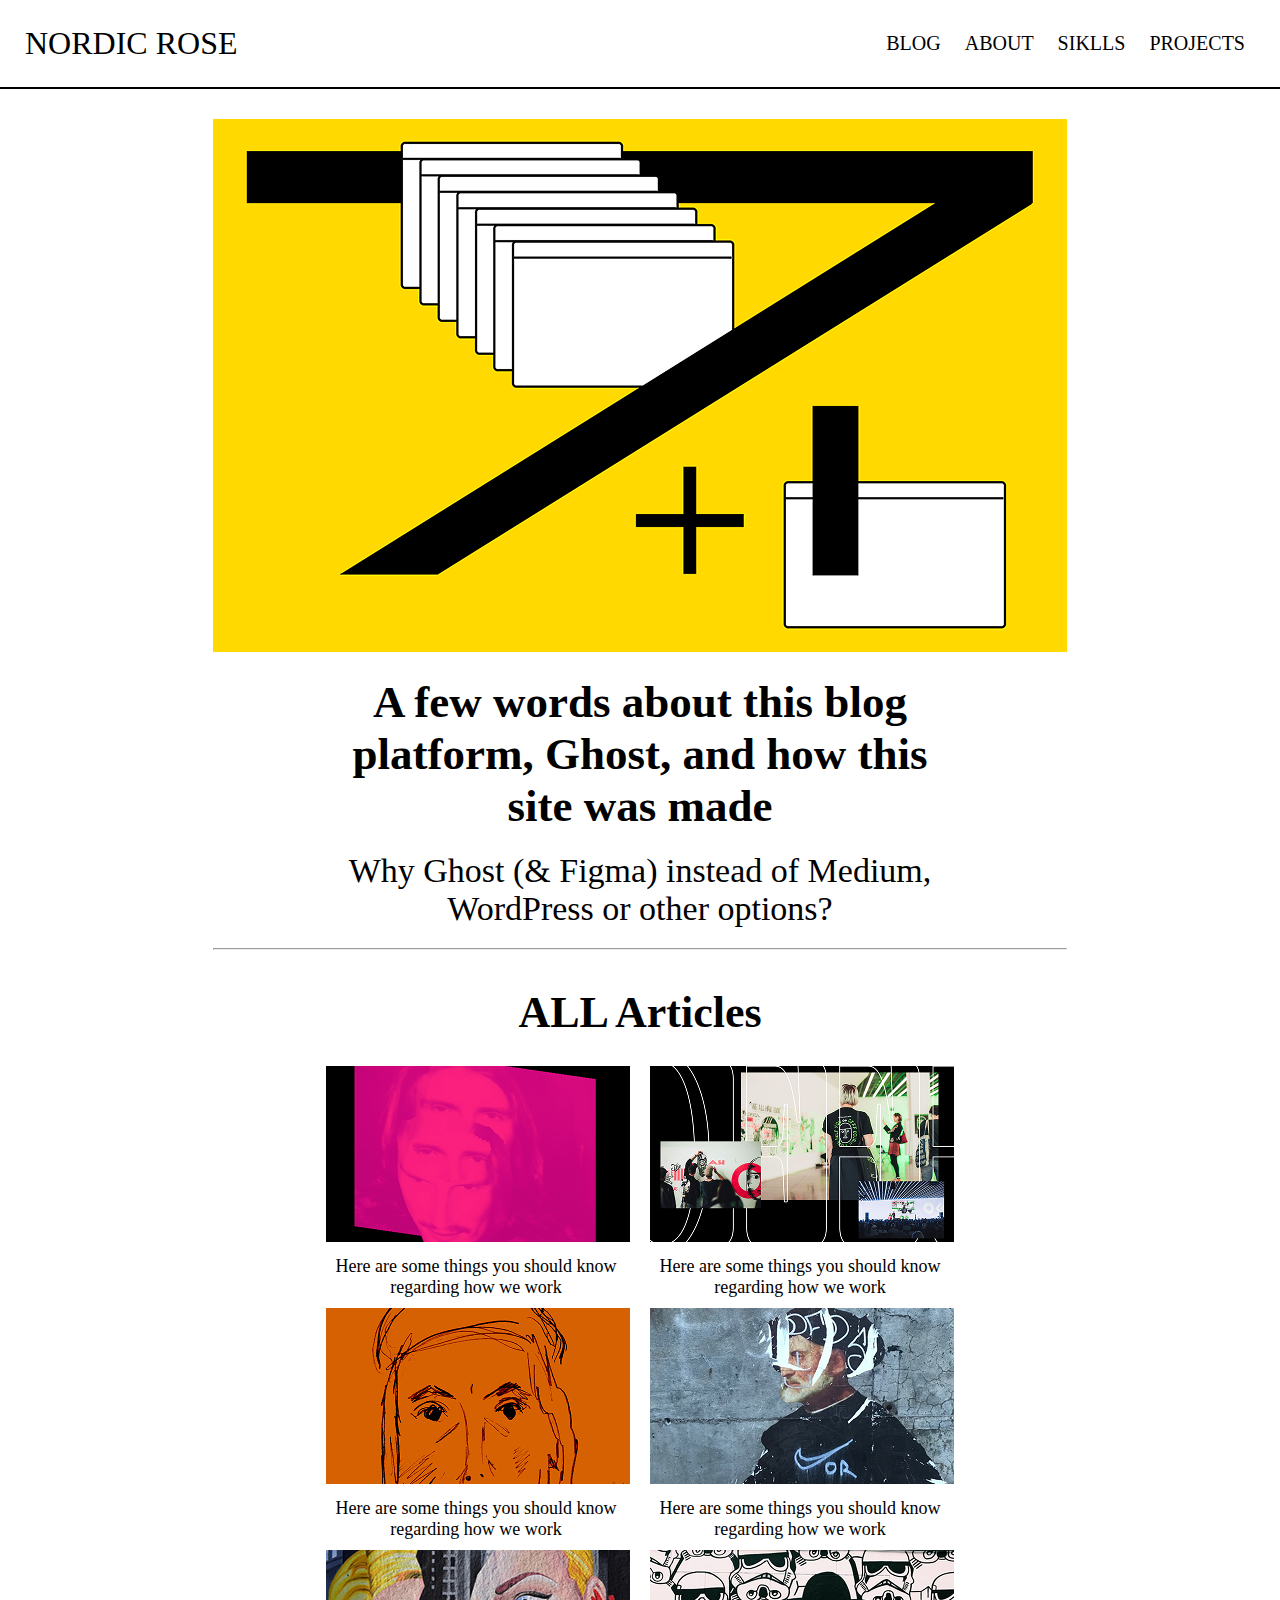
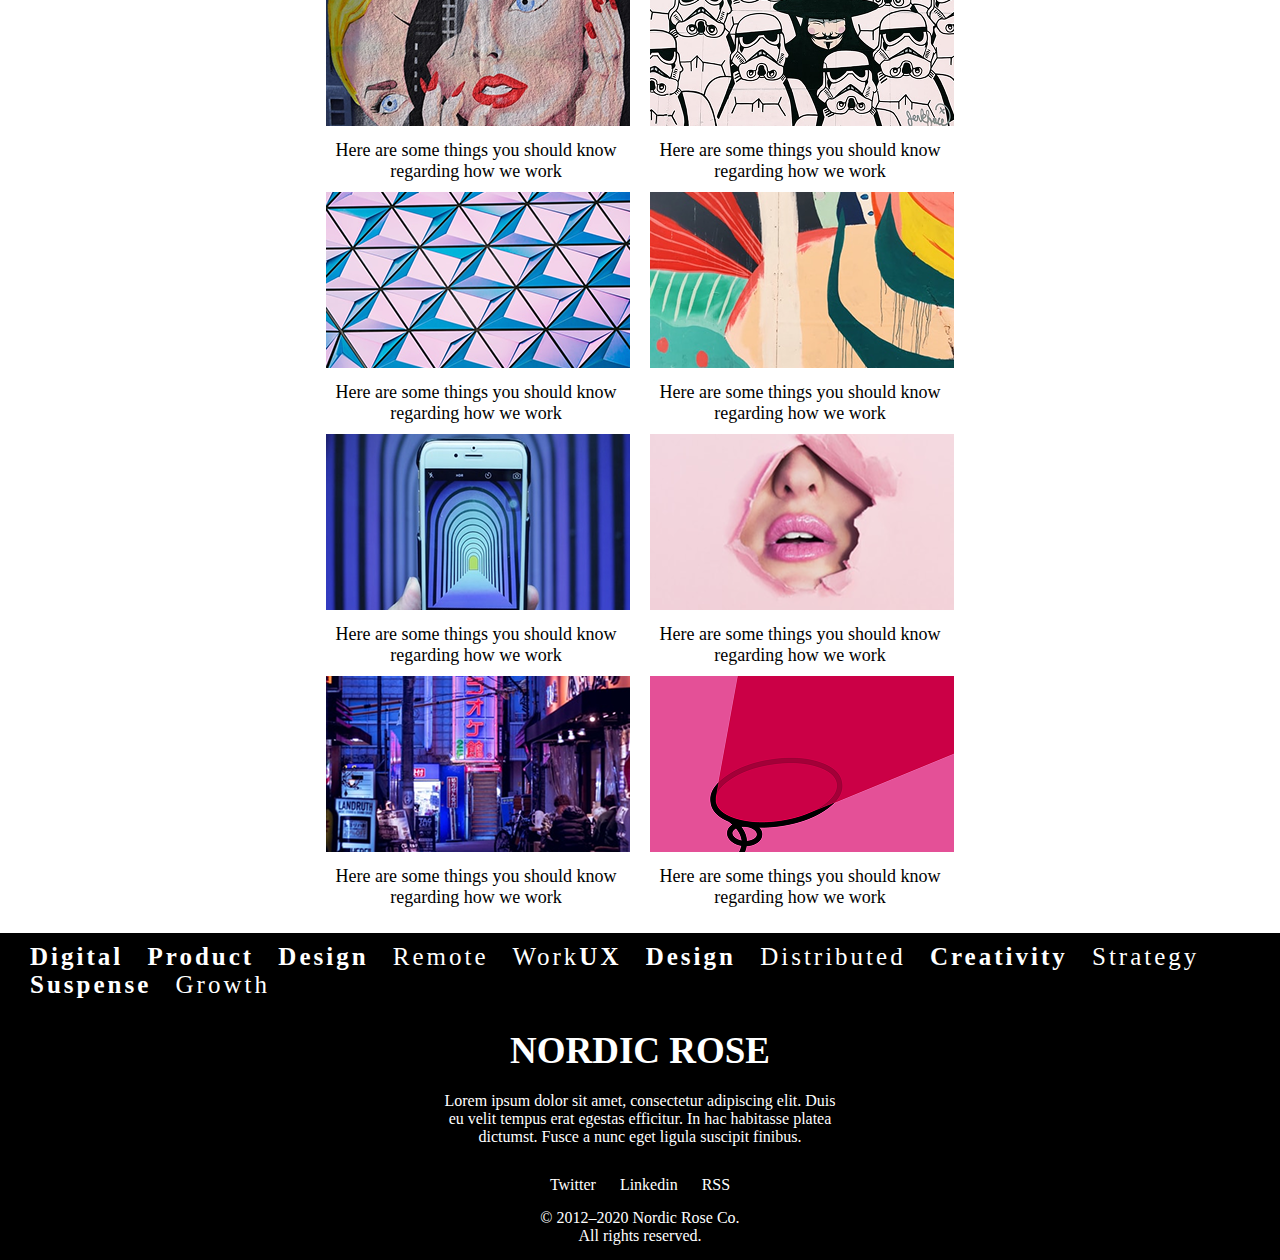
<file: index.html>
<!DOCTYPE html>
<html lang="en">

<head>
    <meta charset="UTF-8">
    <meta name="viewport" content="width=device-width, initial-scale=1.0">
    <title>Document</title>
    <link rel="stylesheet" href="style.css">

</head>

<body>
    <!-- HEADER START-> -->
    <header>
        <div class="logo">
            <a href="./index.html">NORDIC ROSE</a>

        </div>
        <nav class="navbar">
            <ul>
                <li><a href="./blog.html">Blog</a></li>
                <li><a href="">About</a></li>
                <li><a href="">Siklls</a></li>
                <li><a href="">Projects</a></li>
            </ul>
        </nav>
    </header>
    <!-- HEADER END -->

    <!-- SECTION START -->
    <section class="img-section">
        <div>
            <img src="./image/image 2.png" alt="">
            <h3>A few words about this blog <br>platform, Ghost, and how this <br> site was made</h3>
            <p>Why Ghost (& Figma) instead of Medium, <br> WordPress or other options?</p>
            <hr>
        </div>
    </section>
    <!-- SECTION END -->

    <!-- /* SECTION START-2  */ -->
    <section class="section-2">
        <h2>ALL Articles </h2>
        <div class="card-wrapper">
            <div class="card-grid">
                <div>
                    <img src="./image/Img-1.png" alt="">
                    <p>Here are some things you should know regarding how we work </p>
                </div>
                <div>
                    <img src="./image/Img-2.png" alt="">
                    <p>Here are some things you should know regarding how we work </p>
                </div>
            </div>
            <div class="card-grid">
                <div>
                    <img src="./image/Img-3.png" alt="">
                    <p>Here are some things you should know regarding how we work </p>
                </div>
                <div>
                    <img src="./image/Img-4.png" alt="">
                    <p>Here are some things you should know regarding how we work </p>
                </div>
            </div>
            <div class="card-grid">
                <div>
                    <img src="./image/Img-5.png" alt="">
                    <p>Here are some things you should know regarding how we work </p>
                </div>
                <div>
                    <img src="./image/Img-6.png" alt="">
                    <p>Here are some things you should know regarding how we work </p>
                </div>
            </div>
            <div class="card-grid">
                <div>
                    <img src="./image/Img-7.png" alt="">
                    <p>Here are some things you should know regarding how we work </p>
                </div>
                <div>
                    <img src="./image/Img-8.png" alt="">
                    <p>Here are some things you should know regarding how we work </p>
                </div>
            </div>
            <div class="card-grid">
                <div>
                    <img src="./image/Img-9.png" alt="">
                    <p>Here are some things you should know regarding how we work </p>
                </div>
                <div>
                    <img src="./image/Img-10.png" alt="">
                    <p>Here are some things you should know regarding how we work </p>
                </div>
            </div>
            <div class="card-grid">
                <div>
                    <img src="./image/Img-11.png" alt="">
                    <p>Here are some things you should know regarding how we work </p>
                </div>
                <div>
                    <img src="./image/Img-12.png" alt="">
                    <p>Here are some things you should know regarding how we work </p>
                </div>
            </div>

    </section>
    <!-- /* SECTION END-2  */ -->
    <!-- /* Footer START-  */ -->
    <footer>
        <div class=" Footer-first-line">
            <div>Digital Product Design <span>Remote Work</span>UX Design <span> Distributed</span> Creativity <span>Strategy </span> Suspense<span> Growth</span></div>
        </div>
        <div class="Footer-content">
            <h2>NORDIC ROSE</h2>
            <p>Lorem ipsum dolor sit amet, consectetur adipiscing elit. Duis eu velit tempus erat egestas efficitur. In
                hac habitasse platea dictumst. Fusce a nunc eget ligula suscipit finibus.</p>
            <ul>
                <li><a href="">Twitter</a></li>
                <li><a href=""></a>Linkedin</li>
                <li><a href=""></a>RSS</li>
            </ul>
        </div>
        <div class="Footer-last-line">
            <p> © 2012–2020 Nordic Rose Co. <br>
                All rights reserved.</p>
        </div>

    </footer>
    <!-- /* Footer END-  */ -->
</body>

</html>
</file>
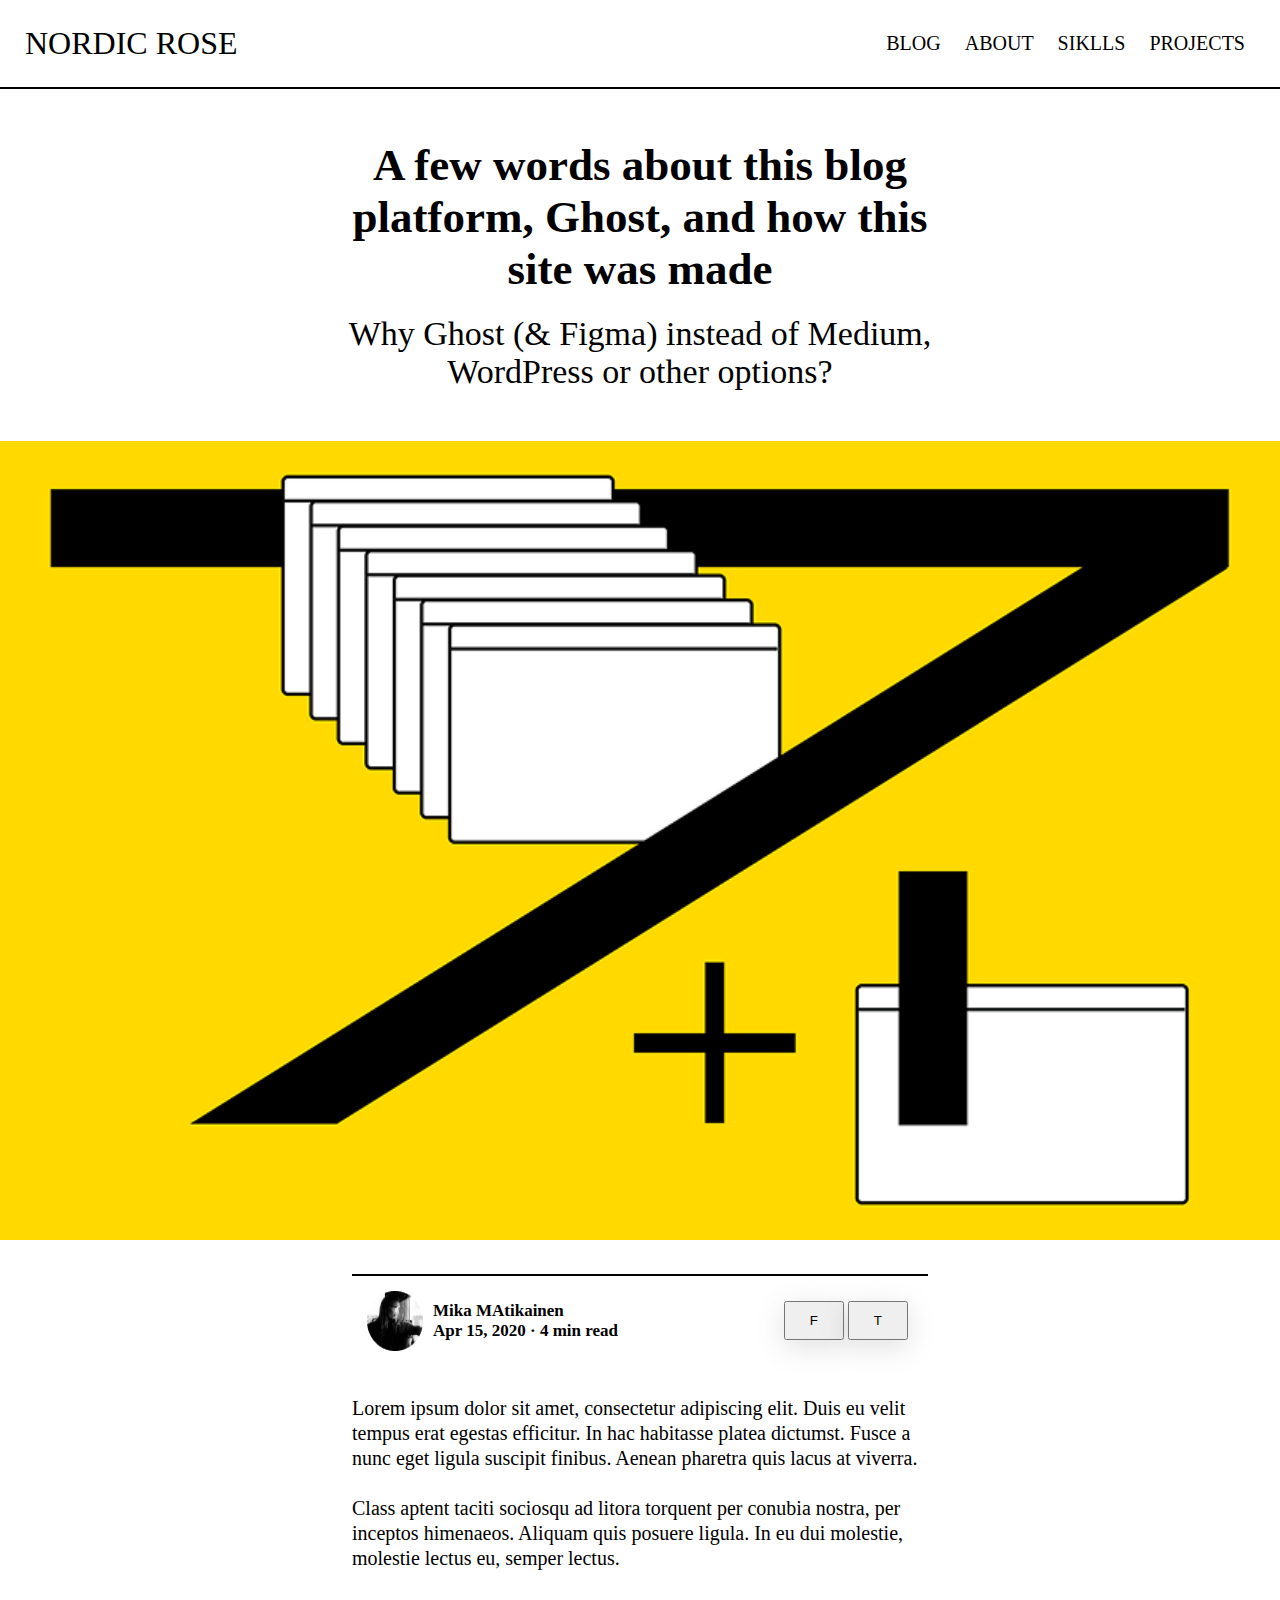
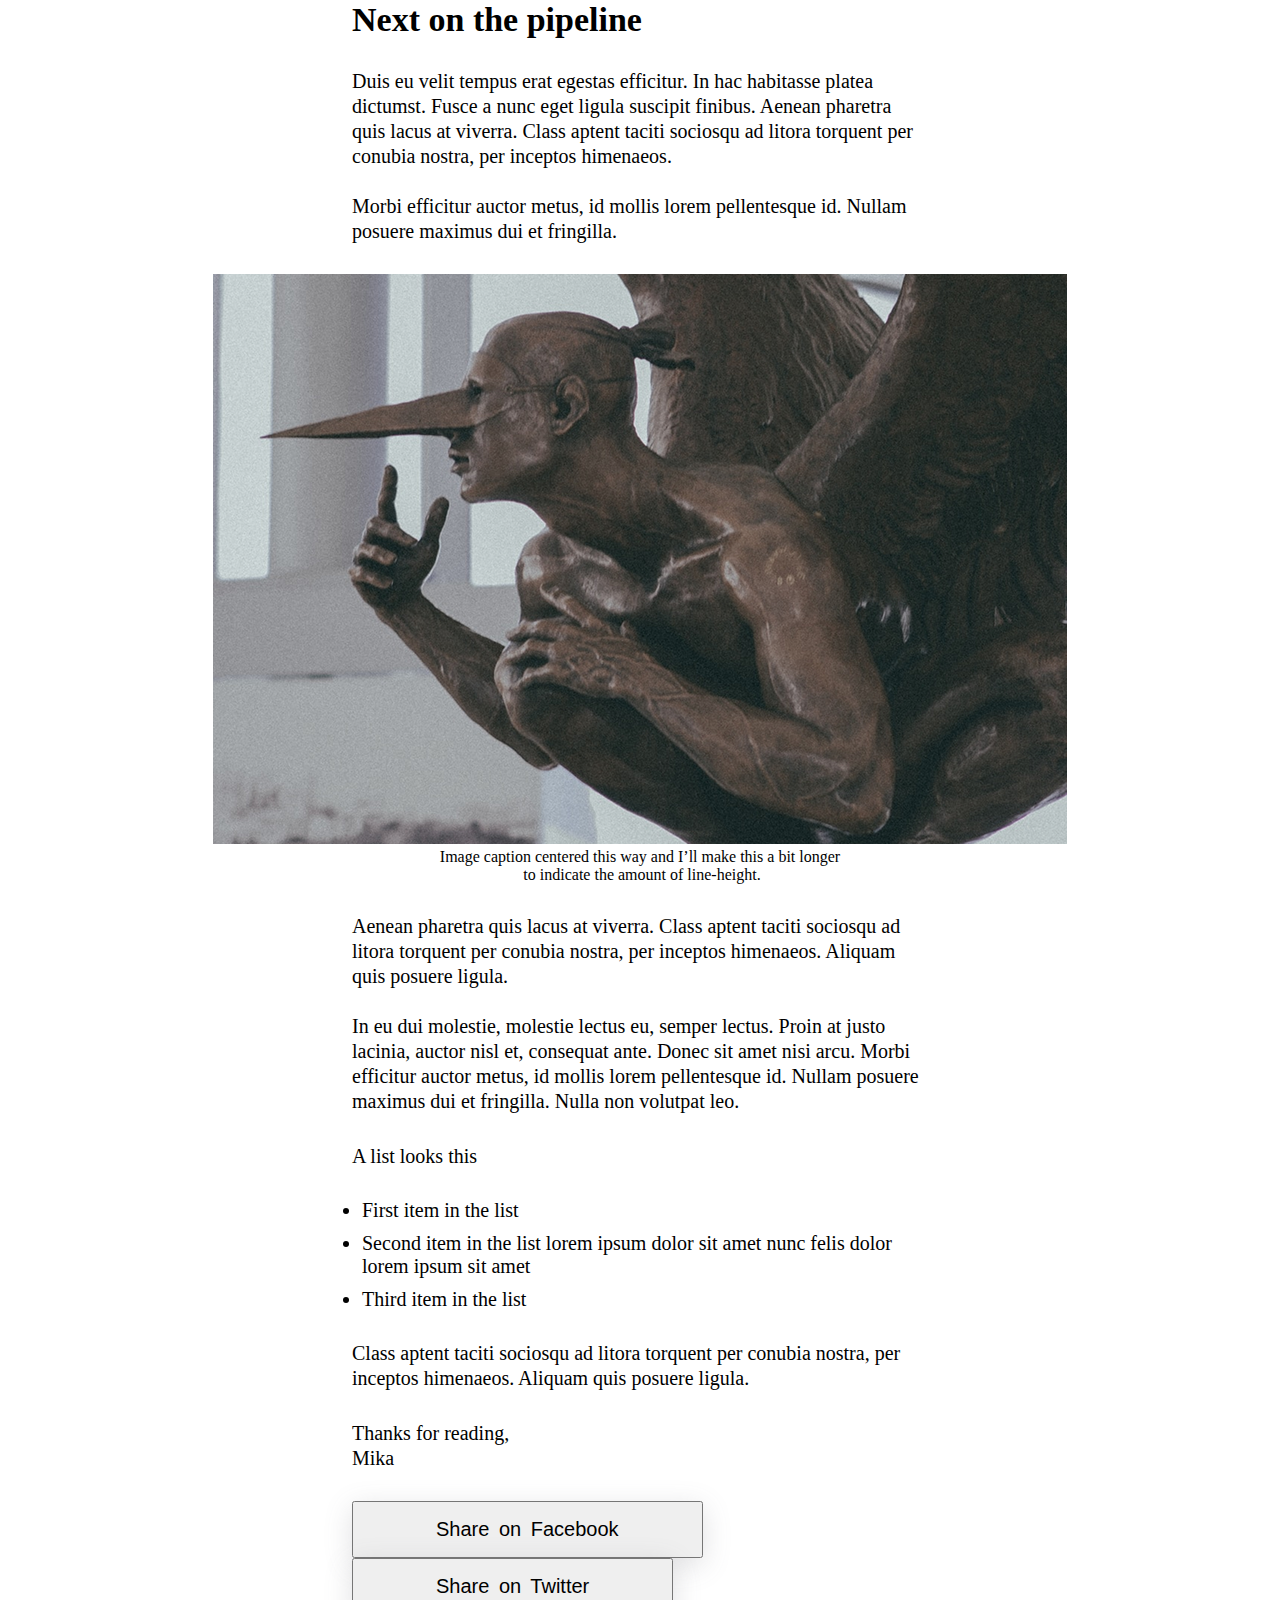
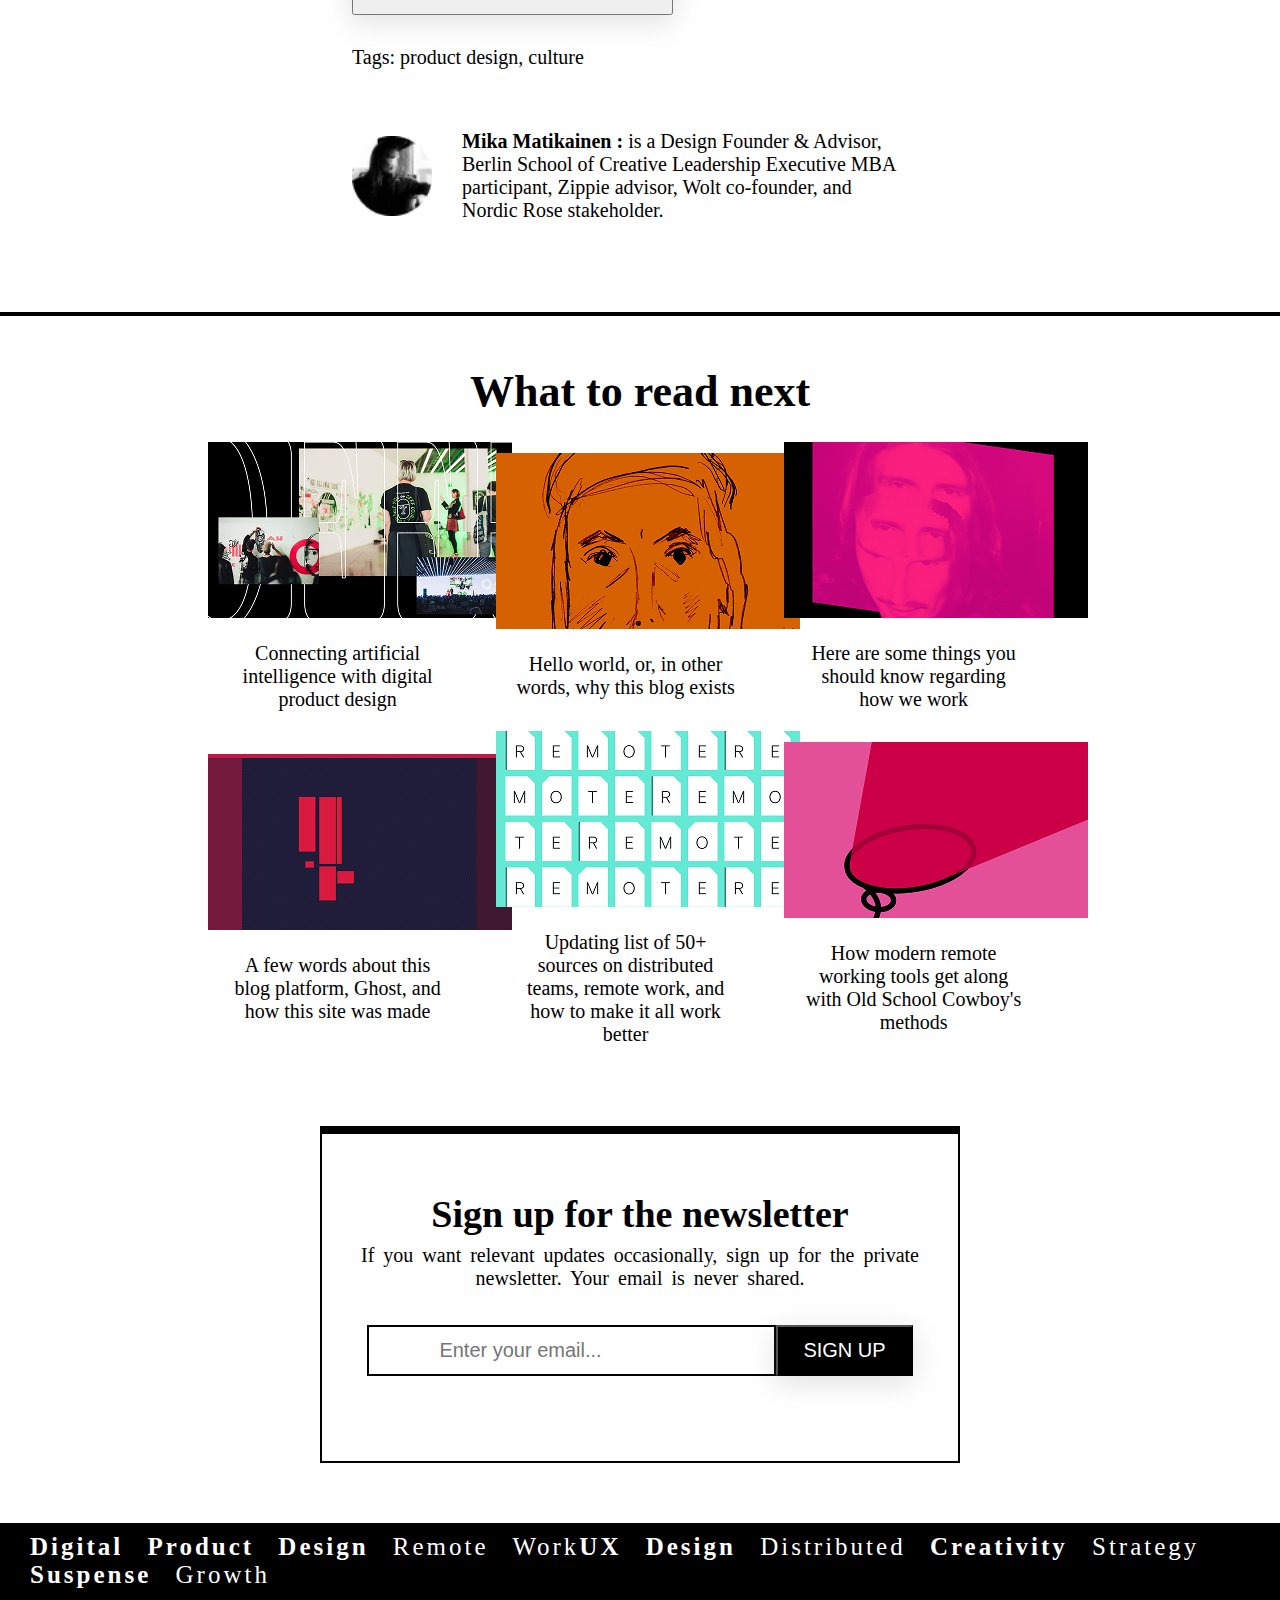
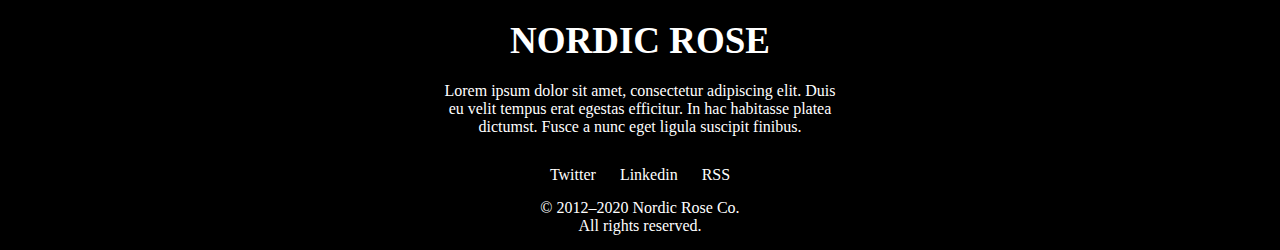
<file: blog.html>
<!DOCTYPE html>
<html lang="en">

<head>
    <meta charset="UTF-8">
    <meta name="viewport" content="width=device-width, initial-scale=1.0">
    <link rel="stylesheet" href="style.css">
    <title>www.NORDICROSE.blog.com</title>
    <title>Document</title>
</head>

<body>
    <!-- HEADER START-> -->
    <header>
        <div class="logo">
            <a href="./index.html">NORDIC ROSE</a>

        </div>
        <nav class="navbar">
            <ul>
                <li><a href="">Blog</a></li>
                <li><a href="">About</a></li>
                <li><a href="">Siklls</a></li>
                <li><a href="">Projects</a></li>
            </ul>
        </nav>
    </header>
    <!-- HEADER END -->

    <!-- SECTION START -->
    <section class="img-section">
        <div>
            <h3>A few words about this blog <br>platform, Ghost, and how this <br> site was made</h3>
            <p>Why Ghost (& Figma) instead of Medium, <br> WordPress or other options?</p>
        </div>
    </section>
    <div class="full-image-box">
        <img src="./image/image 2.png" alt="" class="full-image">
    </div>
    <section id="blog">
        <div class="mika-profile">
            <img src="./image/Mask Group.png" alt="">
            <h5>Mika MAtikainen <br>
                Apr 15, 2020 · 4 min read
            </h5>
        </div>
        <div>
            <button>F</button>
            <button>T</button>
        </div>
    </section>
    <section class="section-part-1">
        <p>Lorem ipsum dolor sit amet, consectetur adipiscing elit. Duis eu velit tempus erat egestas efficitur. In hac
            habitasse platea dictumst. Fusce a nunc eget ligula suscipit finibus. Aenean pharetra quis lacus at viverra.
            <br><br>

            Class aptent taciti sociosqu ad litora torquent per conubia nostra, per inceptos himenaeos. Aliquam quis
            posuere ligula. In eu dui molestie, molestie lectus eu, semper lectus.
        </p>
        <h3>Next on the pipeline</h3>
        <p>Duis eu velit tempus erat egestas efficitur. In hac habitasse platea dictumst. Fusce a nunc eget ligula
            suscipit finibus. Aenean pharetra quis lacus at viverra. Class aptent taciti sociosqu ad litora torquent per
            conubia nostra, per inceptos himenaeos. <br>
            <br>
            Morbi efficitur auctor metus, id mollis lorem pellentesque id. Nullam posuere maximus dui et fringilla.
        </p>
    </section>
    <div class="img-devil">
        <img src="./image/img-devil.png" alt="">
        <p>Image caption centered this way and I’ll make this a bit longer <br>  to indicate the amount of line-height.
        </p>
    </div>
    <!-- SECTION END -->

    <!-- blog-Section-2-start -->
    <section class="section-part-2">
        <p>Aenean pharetra quis lacus at viverra. Class aptent taciti sociosqu ad litora torquent per conubia nostra,
            per inceptos himenaeos. Aliquam quis posuere ligula. <br>
            <br>

            In eu dui molestie, molestie lectus eu, semper lectus. Proin at justo lacinia, auctor nisl et, consequat
            ante. Donec sit amet nisi arcu. Morbi efficitur auctor metus, id mollis lorem pellentesque id. Nullam
            posuere maximus dui et fringilla. Nulla non volutpat leo.
        </p>
        <p> A list looks this</p>
        <ul class=" section-2-ul">
            <li>First item in the list</li>
            <li>Second item in the list lorem ipsum dolor sit amet nunc felis dolor lorem ipsum sit amet</li>
            <li>Third item in the list</li>
        </ul>

        <p>Class aptent taciti sociosqu ad litora torquent per conubia nostra, per inceptos himenaeos. Aliquam quis
            posuere ligula. </p>

        <p>Thanks for reading, <br>
            Mika</p>
        <button class="btn-share">Share on Facebook</button>
        <button class="btn-share">Share on Twitter</button>
        <p>Tags: product design, culture</p>
        <div class="review-img">
            <img src="./image/Mask Group.png" alt="">
            <h2> Mika Matikainen : <span>
                    is a Design Founder & Advisor, Berlin School of Creative Leadership Executive MBA participant,
                    Zippie advisor, Wolt co-founder, and Nordic Rose stakeholder.
                </span>
            </h2>
        </div>
    </section>
    <!-- blog-Section-2-End -->

    <!-- blog-Section-3-start -->
    <section class="section-3">
        <h2>What to read next </h2>
        <div class="section-3-flex">

            <div>
                <img src="./image/Img-2.png" alt="">
                <p>Connecting artificial intelligence with digital product design</p>
            </div>
            <div>
                <img src="./image/Img-3.png" alt="">
                <p>Hello world, or, in other words, why this blog exists</p>
            </div>
            <div>
                <img src="./image/Img-1.png" alt="">
                <p>Here are some things you should know regarding how we work </p>
            </div>
            <div>
                <img src="./image/img-13.png" alt="">
                <p>A few words about this blog platform, Ghost, and how this site was made</p>
            </div>
            <div>
                <img src="./image/img-14.png" alt="">
                <p>Updating list of 50+ sources on distributed teams, remote work, and how to make it all work better
                </p>
            </div>
            <div>
                <img src="./image/Img-12.png" alt="">
                <p>How modern remote working tools get along with Old School Cowboy's methods</p>
            </div>
        </div>
        <div class="sign-input">
            <h2>Sign up for the newsletter</h2>
            <p>If you want relevant updates occasionally, sign up for the private newsletter. Your email is never
                shared. </p>
            <input type="email" placeholder="Enter your email..."><button class="btn-sign">SIGN UP</button>

        </div>
    </section>
    <!-- blog-Section-3-End -->

    <!-- /* Footer START-  */ -->
    <footer>
        <div class=" Footer-first-line">
            <div>Digital Product Design <span>Remote Work</span>UX Design <span> Distributed</span> Creativity <span>Strategy </span> Suspense<span> Growth</span></div>
        </div>
        <div class="Footer-content">
            <h2>NORDIC ROSE</h2>
            <p>Lorem ipsum dolor sit amet, consectetur adipiscing elit. Duis eu velit tempus erat egestas efficitur. In
                hac habitasse platea dictumst. Fusce a nunc eget ligula suscipit finibus.</p>
            <ul>
                <li><a href="">Twitter</a></li>
                <li><a href=""></a>Linkedin</li>
                <li><a href=""></a>RSS</li>
            </ul>
        </div>
        <div class="Footer-last-line">
            <p> © 2012–2020 Nordic Rose Co. <br>
                All rights reserved.</p>
        </div>

    </footer>
    <!-- /* Footer END-  */ -->

</body>


</html>
</file>
<file: style.css>
/* Unversial Css Reset */
* {
    margin: 0;
    padding: 0;
    box-sizing: border-box;

}
html{
    scroll-behavior: smooth;
}
/* HEADER START */
header {
    display: flex;
    justify-content: space-between;
    align-items: center;
    padding: 25px;
    border-bottom: 2px solid;
}

.navbar>ul>li {
    display: inline;
    text-transform: uppercase;
    padding: 0 10px;
}

.navbar>ul>li a {
    font-size: 20px;
}

a {
    text-decoration: none;
    color: black;
}

.logo a {
    font-size: 32px;
}

     /* HEADER END */


     /* SECTION START-1  */
.img-section {
    text-align: center;
    padding: 30px 0;
}

.img-section h3 {
    font-size: 45px;
    margin: 20px 0;
}

.img-section p {
    font-size: 34px;
    margin-bottom: 20px;

}

.img-section div {
    width: fit-content;
    margin: auto;
}
     /* SECTION END-1  */

    /* SECTION START-2  */
.section-2 {
    text-align: center;
    padding-bottom: 15px;
}

.section-2 h2 {
    font-size: 44px;
    line-height: 1.5;
    margin-bottom: 20px;
}

.card-grid {
    width: fit-content;
    margin: 0px auto;
    display: flex;
    justify-content: center;
    align-items: center;
    column-gap: 20px;
}

.card-grid p {
    width: 300px;
    margin: 10px 0;
    font-size: 18px;
}

.card-warpper {
    display: flex;
    flex-direction: column;
}

      /* SECTION END-2  */

  /*  blog-Section-2-Start*/
#blog {
    display: flex;
    justify-content: space-between;
    align-items: center;
    width: 45%;
    /* background-color: aqua; */
    margin: 0% auto;
    padding-right: 20px;
    border-top: 2px solid;

}

.mika-profile {
    display: flex;
    padding: 15px;
}

.mika-profile h5 {
    padding: 10px;
    font-size: 15px;
    font-size: 17px;
}

button {
    padding: 10px 24px;
 box-shadow: rgba(100, 100, 111, 0.2) 0px 7px 29px 0px;
}

.section-part-1 {
    width: 45%;
    margin: 0% auto;
}

.section-part-1 p {
    font-size: 20px;
    line-height: 25px;
    margin: 30px 0;
}

.section-part-1 h3 {
    margin: 15px 0;
    font-size: 34px;
}

.img-devil {
    text-align: center;
}

.section-part-2 {
    width: 45%;
    margin: 0% auto;
    /* padding: 10px 0; */
}

.section-part-2 p {
    /* background-color: aqua; */
    margin: 30px 0;
    font-size: 20px;
    line-height: 25px;
}

.section-2-ul li {
    font-size: 20px;
    margin: 10px;
    /* background-color: aquamarine; */
}

.btn-share {
    font-size: 20px;
    padding: 15px 82px;
    word-spacing: 4px;
}


.review-img img {
    height: 80px;
}

.review-img {
    display: flex;
    justify-content: center;
    align-items: center;
    margin-bottom: 60px;
}

.review-img h2 {

    margin: 30px;
    font-size: 20px;
}

.review-img h2 span {
    font-weight: 100;
}
            /*  blog-Section-2-End*/

            /*  blog-Section-3-Start*/
.section-3 {
    border-top: 4px solid;
  
}

.section-3-flex {
    display: flex;
    justify-content: center;
    align-items: center;
    width: 75%;
    margin: 0 auto;  
    flex-wrap: wrap;

}
.section-3 h2 {
    text-align: center;
    font-size: 44px;
    padding-top: 50px;
    padding-bottom: 25px;
}
.section-3-flex div {
    width: 30%;
}
.section-3-flex div p{
    width: 90%;
    text-align: center;
    font-size: 20px;
    padding: 20px;
}

.sign-input{
    text-align: center;
    width: 640px;
    margin: 60px auto;
    border: 2px solid;
    border-top: 8px solid;
    padding: 50px 0  ;
}
.sign-input h2{
    text-align: center;
    font-size: 38px;
    padding: 8px;
}
.sign-input p {
    font-size: 20px;
    padding: 0 15px;
    word-spacing: 4px;
}
input{
    padding: 12px 70px;
    margin: 35px 0;
    font-size: 20px;
    border: 2px solid;
    text-align: start;

}
.btn-sign{
    font-size: 20px;
    padding: 12px 25px;
    background-color: black;
    color: white;
 
}
             /*  blog-Section-3-End */

            /* footer-Start */
footer {
    background-color: black;
    color: white;
}

.Footer-first-line {
 padding: 10px 20px;   
}

.Footer-content {
    text-align: center;
}

.Footer-first-line>div {
    font-size: 25px;
    word-spacing: 15px;
    letter-spacing: 3px;
    font-weight: 900;
    padding: 0% 10px;
}
.Footer-first-line > div > span {
    font-weight: 100;
}

.Footer-content h2 {
    font-size: 37px;
    text-align: center;
    margin: 20px 0;

}

.Footer-content p {
    width: 400px;
    margin: auto;

}

.Footer-content ul {
    margin-top: 30px;

}

.Footer-content li {
    display: inline;
    padding: 0px 10px;
}

.Footer-content ul li a {
    color: white;
}

.Footer-last-line {
    text-align: center;
    padding: 15px;
}
.full-image-box {
    width: 100%;
}
.full-image {
    width: 100%;
    padding-bottom: 30px;
}
/* footer-End */
</file>
